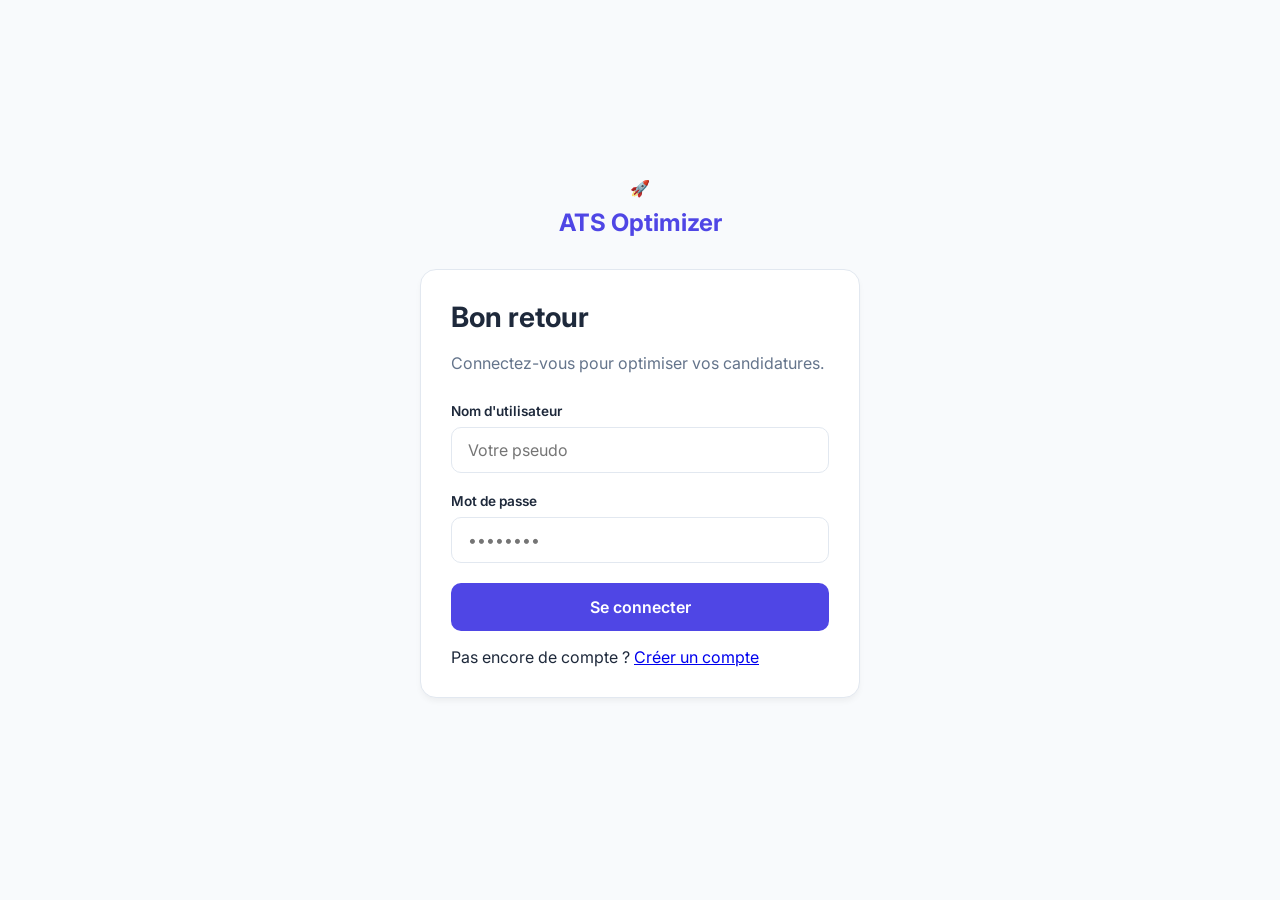
<file: Frontend/index.html>
<!DOCTYPE html>
<html lang="fr">
<head>
    <meta charset="UTF-8">
    <meta name="viewport" content="width=device-width, initial-scale=1.0">
    <title>Connexion - ATS Optimizer</title>
    <link href="https://fonts.googleapis.com/css2?family=Inter:wght@400;600;700&display=swap" rel="stylesheet">
    <link rel="stylesheet" href="style_2.css">
</head>
<body class="auth-body">
    <div class="auth-container">
        <div class="logo-area">
            <span>🚀</span>
            <h2>ATS Optimizer</h2>
        </div>

        <div class="card auth-card">
            <h1>Bon retour</h1>
            <p class="subtitle">Connectez-vous pour optimiser vos candidatures.</p>
            
            <form id="loginForm">
                <div class="form-group">
                    <label>Nom d'utilisateur</label>
                    <input type="text" name="username" placeholder="Votre pseudo" required>
                </div>
                <div class="form-group">
                    <label>Mot de passe</label>
                    <input type="password" name="password" placeholder="••••••••" required>
                </div>     
                <button type="submit" class="btn-primary">Se connecter</button> 
                <p id="zone_response" class="response-message"></p>
            </form>

            <div class="auth-footer">
                Pas encore de compte ? 
                <a href="registration_page.html" class="link-button">Créer un compte</a>
            </div>
        </div>
    </div>
    <script src="script.js"></script>
</body>
</html>
</file>
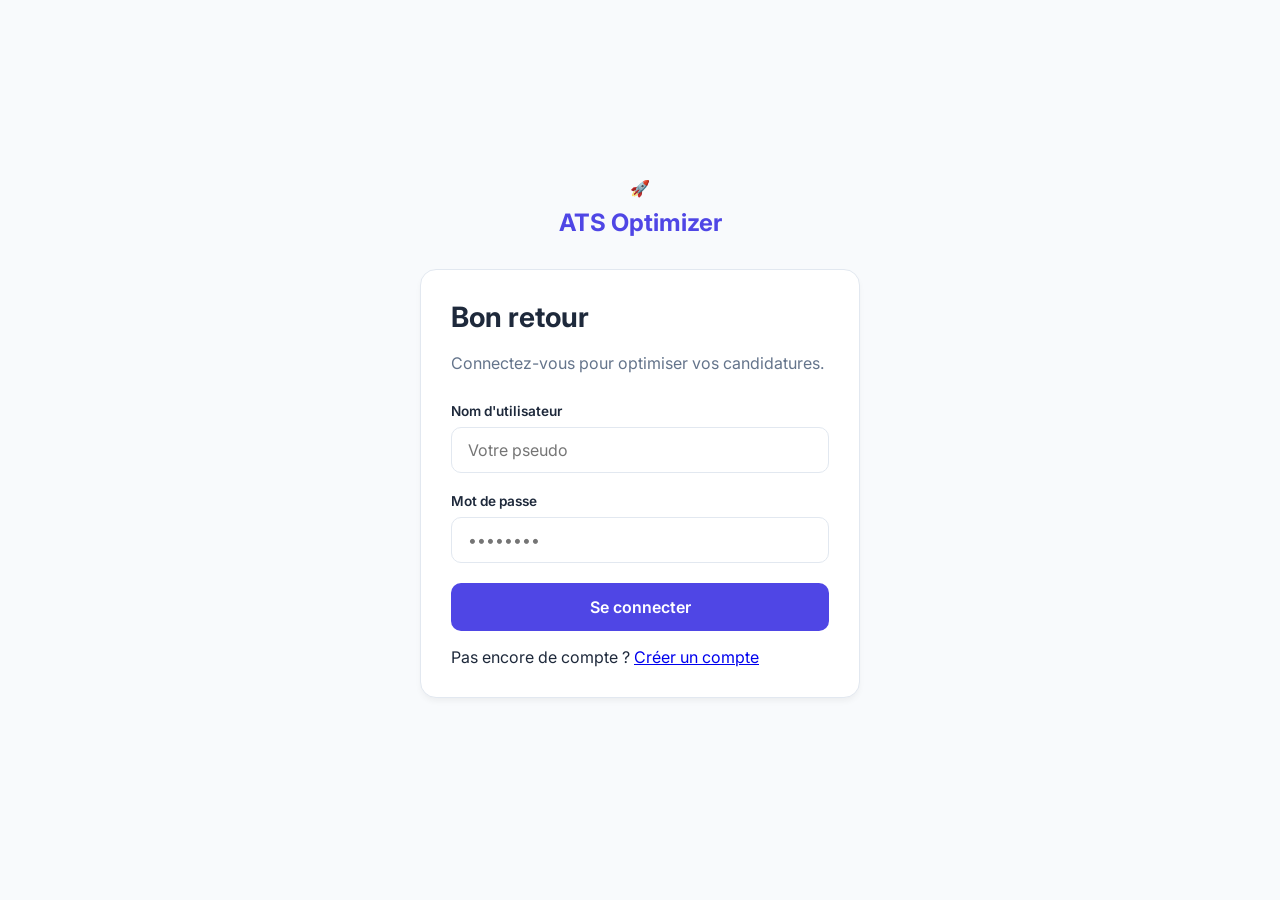
<file: Frontend/home_page.html>
<!DOCTYPE html>
<html lang="fr">
<head>
    <meta charset="UTF-8">
    <meta name="viewport" content="width=device-width, initial-scale=1.0">
    <title>Analyse CV - Dashboard</title>
    <link href="https://fonts.googleapis.com/css2?family=Inter:wght@400;600;700&display=swap" rel="stylesheet">
    <link rel="stylesheet" href="style_2.css">
</head>
<body>
    <div class="sidebar">
        <h2 style="color: var(--primary);">🚀 ATS Optimizer</h2>
        
        <button class="theme-switch" onclick="toggleDarkMode()">
            🌙 Mode Sombre
        </button>

        <div id="cv-library" style="margin-top: 20px;">
            <h4 class="text-muted">📚 BIBLIOTHÈQUE</h4>
            <ul id="cvs-list" style="list-style:none; padding:0;"></ul>
        </div>

        <button onclick="logout()" class="btn-logout">Se déconnecter</button>
    </div>

    <!-- CONTENU PRINCIPAL -->
    <div class="main-content">
        <div class="card">
            <h1>Bonjour, <span id="user-display"></span></h1>
            <p>Prêt à décrocher votre prochain job ?</p>
        </div>

<div class="card AnalyzeSection">
    <h3>Analyse Intelligente</h3>
    
    <!-- Zone de confirmation : apparaît seulement si un CV est sélectionné -->
    <div id="selected-cv-info" style="display:none;">
        <span id="selected-cv-name"></span>
        <button type="button" onclick="handleCvSelection(selectedCvId)" 
                style="background:none; color:var(--danger); border:none; cursor:pointer; font-weight:bold;">
            Annuler
        </button>
    </div>

    <form id="UploadForm">
        <!-- Groupe Upload + Checkbox -->
        <div id="file-input-container">
            <div class="file-upload-wrapper" onclick="document.getElementById('cvFile').click()">
                <span>📁 Cliquez pour uploader un CV (PDF)</span>
                <input type="file" id="cvFile" hidden>
            </div>
            
            <!-- La checkbox est maintenant juste ici, sous l'upload -->
            <div style="margin: -5px 0 15px 0; text-align: left; display: flex; align-items: center; gap: 8px;">
                <input type="checkbox" id="saveCvCheck" style="width: auto; margin: 0;">
                <label for="saveCvCheck" style="margin: 0; font-size: 0.9rem; cursor: pointer;">
                    Sauvegarder dans ma bibliothèque
                </label>
            </div>
        </div>

        <textarea id="jobOfferDescription" placeholder="Copiez l'offre d'emploi ici..." rows="6" required></textarea>
        
        <button type="submit" id="uploadBtn">Lancer l'analyse</button>
    </form>
</div>

        <div id="loader" style="display:none;"><div class="spinner"></div></div>
        <div id="analysis-result"></div>
    </div>

    <script src="script.js"></script>
    <script>
        document.addEventListener('DOMContentLoaded', () => {
            if (typeof checkAuth === "function") checkAuth();
        });

        function displayAnalysis(score, details, advice, missing_skills) {
            const container = document.getElementById('analysis-result');
            let color = score >= 70 ? "#2ecc71" : (score >= 40 ? "#f1c40f" : "#e74c3c");
            
            container.innerHTML = `
                <div class="card result-card">
                    <h2 style="color: ${color};">Score : ${score}%</h2>
                    <div style="width: 100%; background: #eee; height: 10px; border-radius: 5px; margin-bottom: 20px;">
                        <div style="width: ${score}%; background: ${color}; height: 100%; border-radius: 5px; transition: width 1s;"></div>
                    </div>
                    <div class="result-grid">
                        <div class="result-box"><h4>Analyse</h4><p>${details}</p></div>
                        <div class="result-box"><h4>Conseils</h4><p>${advice || "N/A"}</p></div>
                    </div>
                </div>
            `;
            container.scrollIntoView({ behavior: 'smooth' });

        if (score >= 70 && missing_skills && missing_skills.length > 0) {
        const surveySection = document.createElement('div');
        surveySection.className = 'card';
        surveySection.style.marginTop = "20px";
        surveySection.innerHTML = `
            <h3>🎯 Précisons vos compétences</h3>
            <p>Pour atteindre 90%+, confirmez-vous maîtriser ces points ?</p>
            <div id="survey-questions">
                ${missing_skills.map((skill, index) => `
                <div class="survey-item" style="margin-bottom: 15px; border-bottom: 1px solid var(--border); padding-bottom: 10px; text-align: left;">
                    <strong style="display: block; margin-bottom: 10px;">${skill}</strong>
                        <div style="display: flex; gap: 20px;">
                            <label style="display: flex; align-items: center; gap: 8px; cursor: pointer; font-weight: 400;">
                                <input type="radio" name="q_${index}" value="yes" onclick="toggleContext(${index}, true)" style="width: auto; margin: 0;"> Oui
                            </label>
                            <label style="display: flex; align-items: center; gap: 8px; cursor: pointer; font-weight: 400;">
                                <input type="radio" name="q_${index}" value="no" onclick="toggleContext(${index}, false)" checked style="width: auto; margin: 0;"> Non
                            </label>
                        </div>
                        <textarea id="note_${index}" style="display:none; width:100%; margin-top:10px; border-radius: 8px;" placeholder="Détaillez votre expérience..."></textarea>
                </div>  
                `).join('')}
            </div>
            <button id="optimizeBtn" class="button" style="background:#6c5ce7; width:100%;">
    Générer la reformulation magique ✨
</button>
        `;
        container.appendChild(surveySection);
        // AJOUT DE L'ÉCOUTEUR APRÈS L'INJECTION DANS LE DOM
        document.getElementById('optimizeBtn').addEventListener('click', sendOptimizationRequest);
    }        
}
    checkAuth();
    </script>
</body>
</html>
</file>
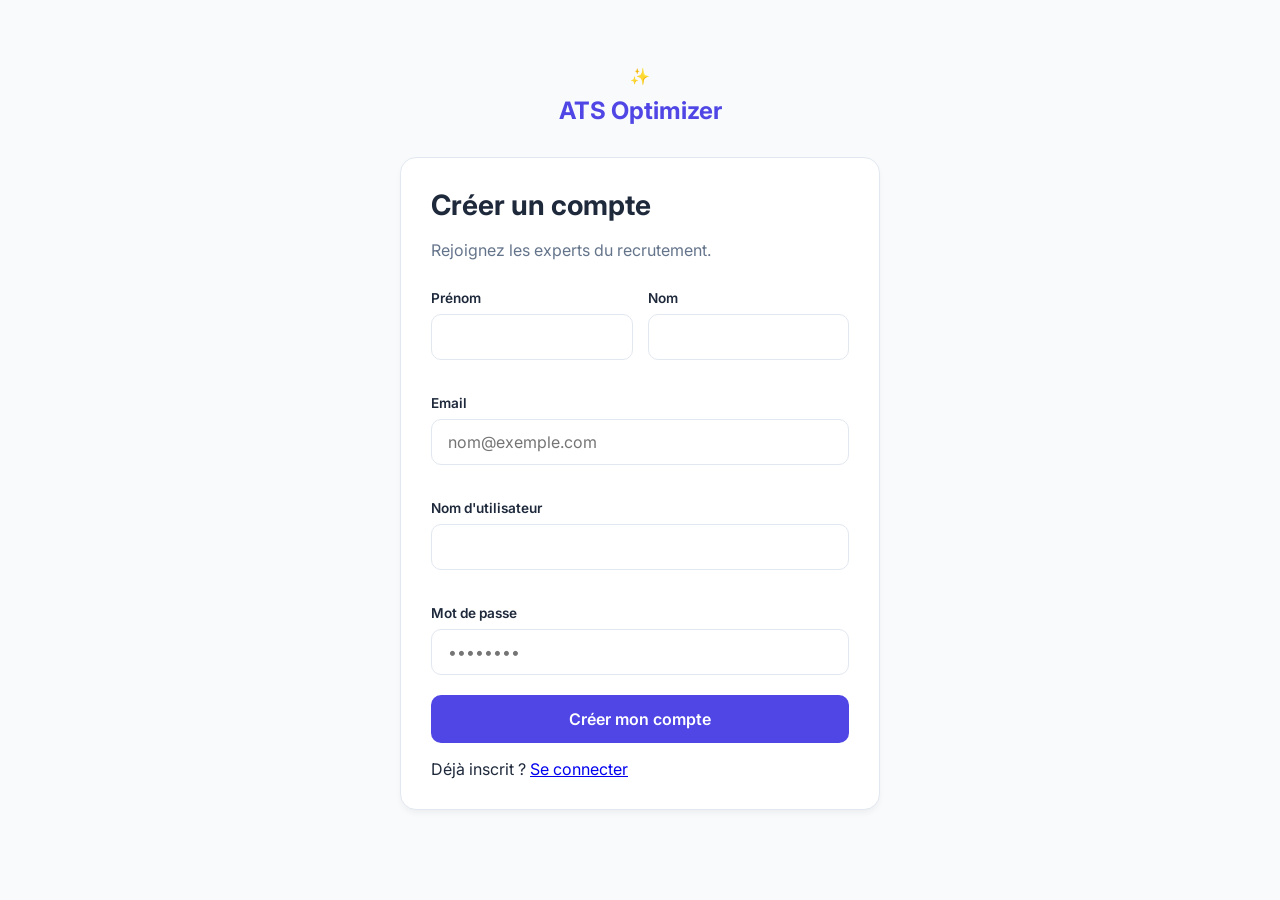
<file: Frontend/registration_page.html>
<!DOCTYPE html>
<html lang="fr">
<head>
    <meta charset="UTF-8">
    <meta name="viewport" content="width=device-width, initial-scale=1.0">
    <title>Inscription - ATS Optimizer</title>
    <link href="https://fonts.googleapis.com/css2?family=Inter:wght@400;600;700&display=swap" rel="stylesheet">
    <link rel="stylesheet" href="style_2.css">
</head>
<body class="auth-body">
    <div class="auth-container" style="max-width: 480px;">
        <div class="logo-area">
            <span>✨</span>
            <h2>ATS Optimizer</h2>
        </div>

        <div class="card auth-card">
            <h1>Créer un compte</h1>
            <p class="subtitle">Rejoignez les experts du recrutement.</p>
            
            <form id="registrationForm">
                <div class="form-grid">
                    <div class="form-group">
                        <label>Prénom</label>
                        <input type="text" name="first_name" required>
                    </div>
                    <div class="form-group">
                        <label>Nom</label>
                        <input type="text" name="last_name" required>
                    </div>
                    <div class="form-group full-width">
                        <label>Email</label>
                        <input type="email" name="email" placeholder="nom@exemple.com" required>
                    </div>
                    <div class="form-group full-width">
                        <label>Nom d'utilisateur</label>
                        <input type="text" name="username" required>
                    </div>
                    <div class="form-group full-width">
                        <label>Mot de passe</label>
                        <input type="password" name="password" placeholder="••••••••" required>
                    </div>
                </div>
                <button type="submit" class="btn-primary">Créer mon compte</button>
                <p id="zone_response" class="response-message"></p>
            </form>

            <div class="auth-footer">
                Déjà inscrit ? 
                <a href="index.html" class="link-button">Se connecter</a>
            </div>
        </div>
    </div>
    <script src="script.js"></script>
</body>
</html>
</file>
<file: Frontend/style_2.css>
:root {
    /* Mode Clair */
    --primary: #4f46e5;
    --primary-hover: #4338ca;
    --bg-page: #f8fafc;
    --sidebar-bg: #ffffff;
    --card-bg: #ffffff;
    --text-main: #1e293b;
    --text-muted: #64748b;
    --border: #e2e8f0;
    --input-bg: #ffffff;
    --library-item-bg: #f1f5f9;
    --success: #10b981;
    --danger: #ef4444;
}

/* Mode Sombre */
body.dark-mode {
    --bg-page: #0f172a;
    --sidebar-bg: #1e293b;
    --card-bg: #1e293b;
    --text-main: #f1f5f9;
    --text-muted: #94a3b8;
    --border: #334155;
    --input-bg: #0f172a;
    --library-item-bg: #334155;
}

* {
    box-sizing: border-box;
    font-family: 'Inter', -apple-system, sans-serif;
    transition: background-color 0.3s, border-color 0.3s, color 0.3s;
}

body {
    background-color: var(--bg-page);
    color: var(--text-main);
    margin: 0;
    min-height: 100vh;
}

/* --- AUTH PAGES (Login/Register) --- */
.auth-body {
    display: flex;
    align-items: center;
    justify-content: center;
    padding: 20px;
}

.auth-container {
    width: 100%;
    max-width: 440px;
}

.logo-area {
    text-align: center;
    margin-bottom: 32px;
}

.logo-area h2 {
    color: var(--primary);
    margin: 10px 0 0 0;
    font-weight: 700;
}

/* --- DASHBOARD STRUCTURE --- */
.sidebar {
    width: 280px;
    background: var(--sidebar-bg);
    border-right: 1px solid var(--border);
    padding: 24px;
    display: flex;
    flex-direction: column;
    position: fixed;
    height: 100vh;
    z-index: 100;
}

.main-content {
    margin-left: 280px;
    padding: 40px;
    max-width: 1200px;
}

/* --- COMPOSANTS --- */
.card {
    background: var(--card-bg);
    border-radius: 16px;
    padding: 30px;
    border: 1px solid var(--border);
    box-shadow: 0 4px 6px -1px rgba(0, 0, 0, 0.05);
    margin-bottom: 24px;
}

h1 { font-size: 1.75rem; margin-top: 0; }
.subtitle { color: var(--text-muted); margin-bottom: 30px; }

.form-group { margin-bottom: 20px; }
label { display: block; font-weight: 600; font-size: 0.85rem; margin-bottom: 8px; }

input, textarea {
    width: 100%;
    padding: 12px 16px;
    border-radius: 10px;
    border: 1px solid var(--border);
    background: var(--input-bg);
    color: var(--text-main);
    font-size: 1rem;
}

input:focus, textarea:focus {
    outline: none;
    border-color: var(--primary);
    box-shadow: 0 0 0 3px rgba(79, 70, 229, 0.1);
}

.btn-primary {
    background: var(--primary);
    color: white;
    border: none;
    padding: 14px;
    border-radius: 10px;
    font-weight: 600;
    cursor: pointer;
    width: 100%;
    font-size: 1rem;
}

.btn-primary:hover { background: var(--primary-hover); }

.btn-logout {
    margin-top: auto;
    background: none;
    color: var(--danger);
    border: 1px solid var(--danger);
    padding: 10px;
    border-radius: 8px;
    cursor: pointer;
}

/* --- BIBLIOTHÈQUE --- */
.library-title {
    display: flex;
    align-items: center;
    gap: 10px;
    color: #3b82f6;
    font-size: 0.9rem;
    font-weight: 600;
    margin-bottom: 15px;
}

#cvs-list { list-style: none; padding: 0; }
.library-item {
    background: var(--library-item-bg);
    padding: 12px;
    border-radius: 8px;
    margin-bottom: 8px;
    font-size: 0.85rem;
    display: flex;
    justify-content: space-between;
}

/* --- CLOUD UPLOAD --- */
.file-upload-wrapper {
    border: 2px dashed var(--border);
    border-radius: 12px;
    padding: 40px;
    text-align: center;
    cursor: pointer;
    margin-bottom: 20px;
}

.file-upload-wrapper:hover { border-color: var(--primary); background: rgba(79, 70, 229, 0.02); }

.cloud-icon { color: var(--text-muted); margin-bottom: 15px; }

/* --- RESPONSIVE --- */
@media (max-width: 900px) {
    .sidebar { display: none; }
    .main-content { margin-left: 0; padding: 20px; }
}

.form-grid { display: grid; grid-template-columns: 1fr 1fr; gap: 15px; }
.full-width { grid-column: span 2; }

/* Style des items de la bibliothèque */
.library-item {
    display: flex;
    flex-direction: column; /* Nom en haut, bouton en bas pour plus de place */
    gap: 8px;
    background: rgba(255, 255, 255, 0.05);
    padding: 12px;
    border-radius: 10px;
    margin-bottom: 12px;
    border: 1px solid var(--border);
}

.btn-cv-action {
    background: var(--primary);
    color: white;
    border: none;
    padding: 6px 12px;
    border-radius: 6px;
    font-size: 0.8rem;
    font-weight: 600;
    cursor: pointer;
    transition: all 0.2s;
    width: 100%;
}

.btn-cv-action:hover {
    background: var(--primary-hover);
}

/* Style quand le CV est sélectionné */
.btn-cv-action.btn-selected {
    background: var(--danger); /* Rouge pour "Retirer" */
}

/* Zone d'info dans le contenu principal */
#selected-cv-info {
    background: rgba(79, 70, 229, 0.1);
    border: 1px solid var(--primary);
    color: var(--text-main);
    padding: 15px;
    border-radius: 12px;
    margin-bottom: 20px;
    display: flex;
    justify-content: space-between;
    align-items: center;
}
/* Bouton Mode Sombre dans la sidebar */
.theme-switch {
    width: 100%;
    background: var(--input-bg);
    color: var(--text-main);
    border: 1px solid var(--border);
    padding: 10px;
    border-radius: 10px;
    cursor: pointer;
    font-weight: 600;
    display: flex;
    align-items: center;
    justify-content: center;
    gap: 8px;
    margin-bottom: 20px;
}
/* Bouton Lancer l'analyse (uniformisé avec btn-primary) */
#uploadBtn {
    background: var(--primary);
    color: white;
    border: none;
    padding: 14px;
    border-radius: 10px;
    font-weight: 600;
    cursor: pointer;
    width: 100%;
    font-size: 1rem;
    transition: background 0.2s;
}

#uploadBtn:hover {
    background: var(--primary-hover);
}

/* État désactivé pour le bouton analyse */
#uploadBtn:disabled {
    background: var(--text-muted);
    opacity: 0.6;
    cursor: not-allowed;
}
#optimizeBtn {
    margin-top: 10px;
    padding: 14px;
    background: var(--primary); /* Ou #6c5ce7 si tu veux garder le violet */
    color: white;
    border: none;
    border-radius: 10px;
    font-weight: 700;
    cursor: pointer;
}
:root {
    /* ... tes variables existantes ... */
    --opt-bg: #f0fff4; /* Fond vert clair pour le mode clair */
    --opt-text: #1e293b; /* Texte foncé */
}

body.dark-mode {
    /* ... tes variables sombres existantes ... */
    --opt-bg: rgba(16, 185, 129, 0.1); /* Fond vert très translucide */
    --opt-text: #f1f5f9; /* Texte clair */
}
</file>
